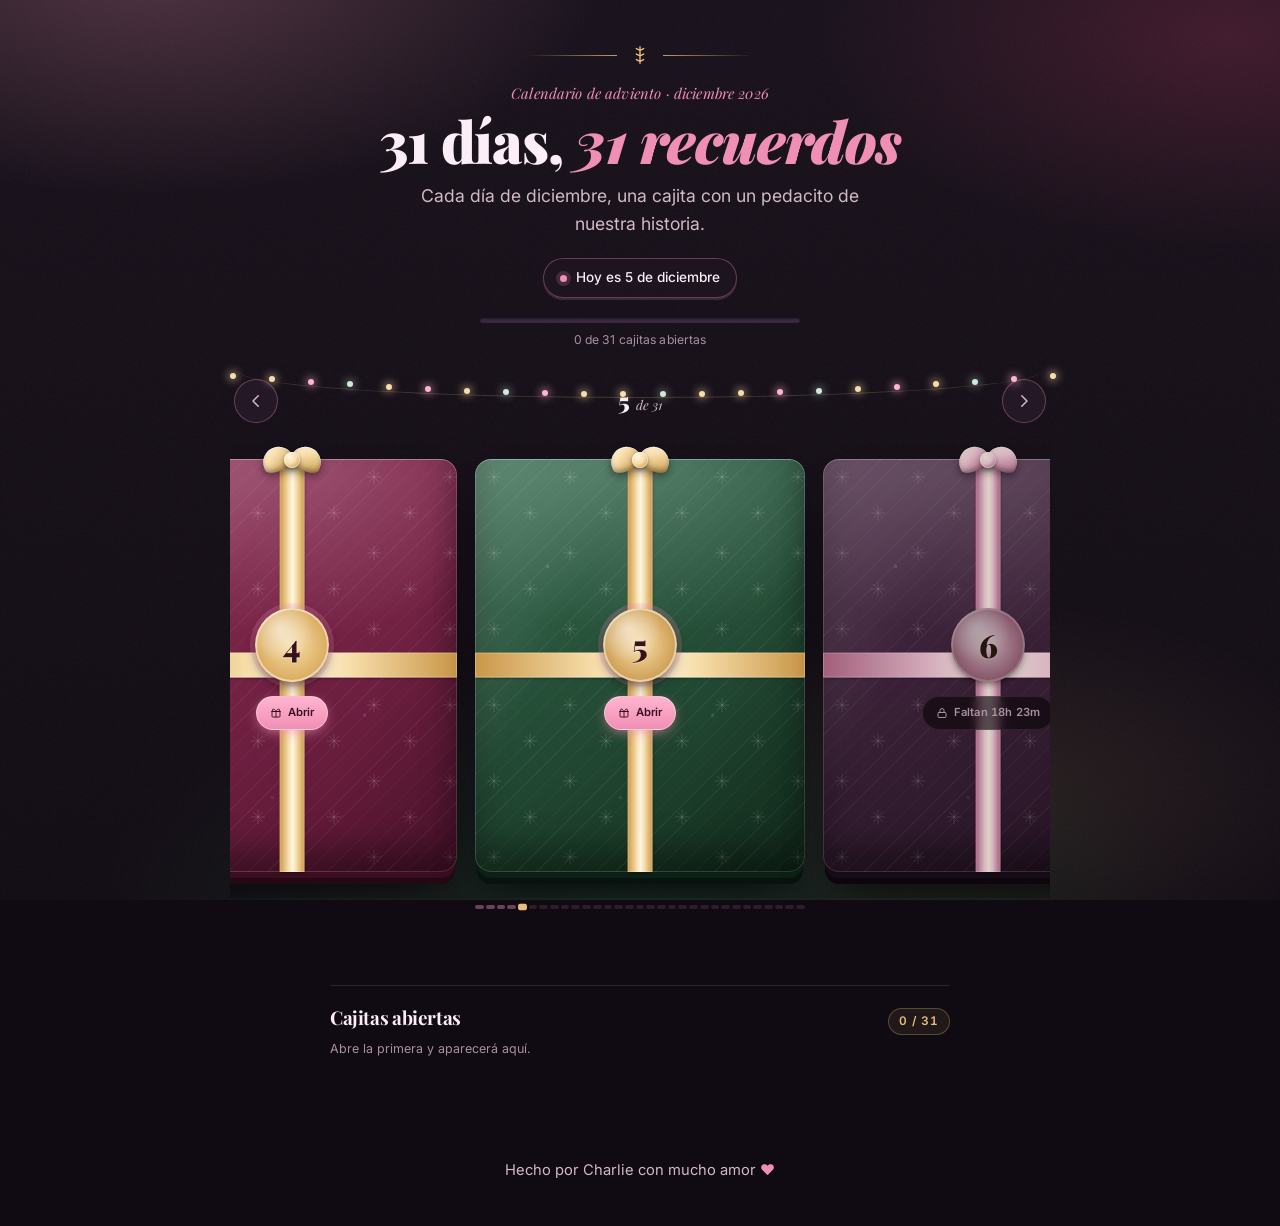
<file: index.html>
<!DOCTYPE html>
<html lang="es">
<head>
  <meta charset="UTF-8">
  <meta name="viewport" content="width=device-width, initial-scale=1.0, viewport-fit=cover">
  <meta name="theme-color" content="#100A12">
  <meta name="description" content="Calendario de adviento de 31 días con recuerdos: abre una cajita cada día de diciembre y descubre el objeto y la historia que hay detrás.">
  <title>31 días, 31 recuerdos — Calendario de Adviento</title>
  <link rel="preconnect" href="https://fonts.googleapis.com">
  <link rel="preconnect" href="https://fonts.gstatic.com" crossorigin>
  <link href="https://fonts.googleapis.com/css2?family=Inter:wght@300;400;500;600;700&family=Playfair+Display:ital,wght@0,700;0,900;1,400;1,700&display=swap" rel="stylesheet">
  <link rel="stylesheet" href="style.css?v=13">
</head>
<body>

  <div class="nieve" id="nieve" aria-hidden="true"></div>

  <main class="contenedor">
    <header class="header">
      <div class="adorno" aria-hidden="true">
        <span></span>
        <svg viewBox="0 0 24 24" fill="none" stroke="currentColor" stroke-width="1.5" stroke-linecap="round" stroke-linejoin="round">
          <path d="M12 3v18M12 7l4-2M12 7 8 5M12 13l4-2M12 13l-4-2M12 19l4-2M12 19l-4-2"></path>
        </svg>
        <span></span>
      </div>

      <p class="kicker">Calendario de adviento · diciembre 2026</p>
      <h1>31 días, <em>31 recuerdos</em></h1>
      <p class="subtitulo">Cada día de diciembre, una cajita con un pedacito de nuestra historia.</p>

      <div class="estado-fecha" id="estado-fecha" role="status" aria-live="polite">
        Preparando diciembre…
      </div>

      <div class="progreso-wrap">
        <div class="progreso" role="progressbar" aria-label="Cajitas abiertas" aria-valuemin="0" aria-valuemax="31" aria-valuenow="0" id="progreso">
          <span id="progreso-barra"></span>
        </div>
        <p class="progreso-texto" id="progreso-texto">0 de 31 cajitas abiertas</p>
      </div>
    </header>

    <section class="carrusel" aria-label="Cajitas del calendario" aria-roledescription="carrusel">
      <div class="luces" aria-hidden="true"></div>

      <div class="carrusel-barra">
        <button class="flecha" id="anterior" type="button" aria-label="Cajita anterior">
          <svg viewBox="0 0 24 24" fill="none" stroke="currentColor" stroke-width="2" stroke-linecap="round" stroke-linejoin="round" aria-hidden="true"><path d="M15 5l-7 7 7 7"></path></svg>
        </button>

        <p class="dia-indicador">
          <span class="dia-indicador-num" id="dia-actual">1</span>
          <span class="dia-indicador-txt">de 31</span>
        </p>

        <button class="flecha" id="siguiente" type="button" aria-label="Cajita siguiente">
          <svg viewBox="0 0 24 24" fill="none" stroke="currentColor" stroke-width="2" stroke-linecap="round" stroke-linejoin="round" aria-hidden="true"><path d="M9 5l7 7-7 7"></path></svg>
        </button>
      </div>

      <div class="riel" id="calendario" tabindex="0" aria-label="Desliza para recorrer los días"></div>

      <div class="pista" id="pista" aria-hidden="true"></div>
      <p class="pista-texto" id="pista-texto">Desliza para recorrer los 31 días</p>
    </section>

    <section class="abiertas" id="seccion-abiertas" aria-labelledby="titulo-abiertas">
      <div class="abiertas-cabecera">
        <h2 id="titulo-abiertas">Cajitas abiertas</h2>
        <span class="abiertas-cuenta" id="abiertas-cuenta">0 / 31</span>
      </div>
      <p class="abiertas-ayuda" id="abiertas-ayuda">Se irán guardando aquí, en orden, para volver a verlas cuando quieras.</p>
      <div class="abiertas-riel" id="abiertas"></div>
    </section>
  </main>

  <!-- Modal de recuerdo abierto -->
  <div class="modal-fondo" id="modal-fondo" role="dialog" aria-modal="true" aria-labelledby="titulo-modal">
    <div class="modal" id="modal">
      <span class="modal-agarre" aria-hidden="true"></span>
      <button class="cerrar-modal" id="cerrar-modal" type="button" aria-label="Cerrar recuerdo">
        <svg viewBox="0 0 24 24" fill="none" stroke="currentColor" stroke-width="2" stroke-linecap="round" aria-hidden="true"><path d="M6 6l12 12M18 6L6 18"></path></svg>
      </button>
      <div class="contenido-modal" id="contenido-modal">
        <!-- Se inyecta con JS -->
      </div>
    </div>
  </div>

  <footer class="footer">
    <p>Hecho por Charlie con mucho amor <span class="corazon">❤️</span></p>
  </footer>

  <script src="datos.js?v=12"></script>
  <script src="script.js?v=13"></script>
</body>
</html>
</file>
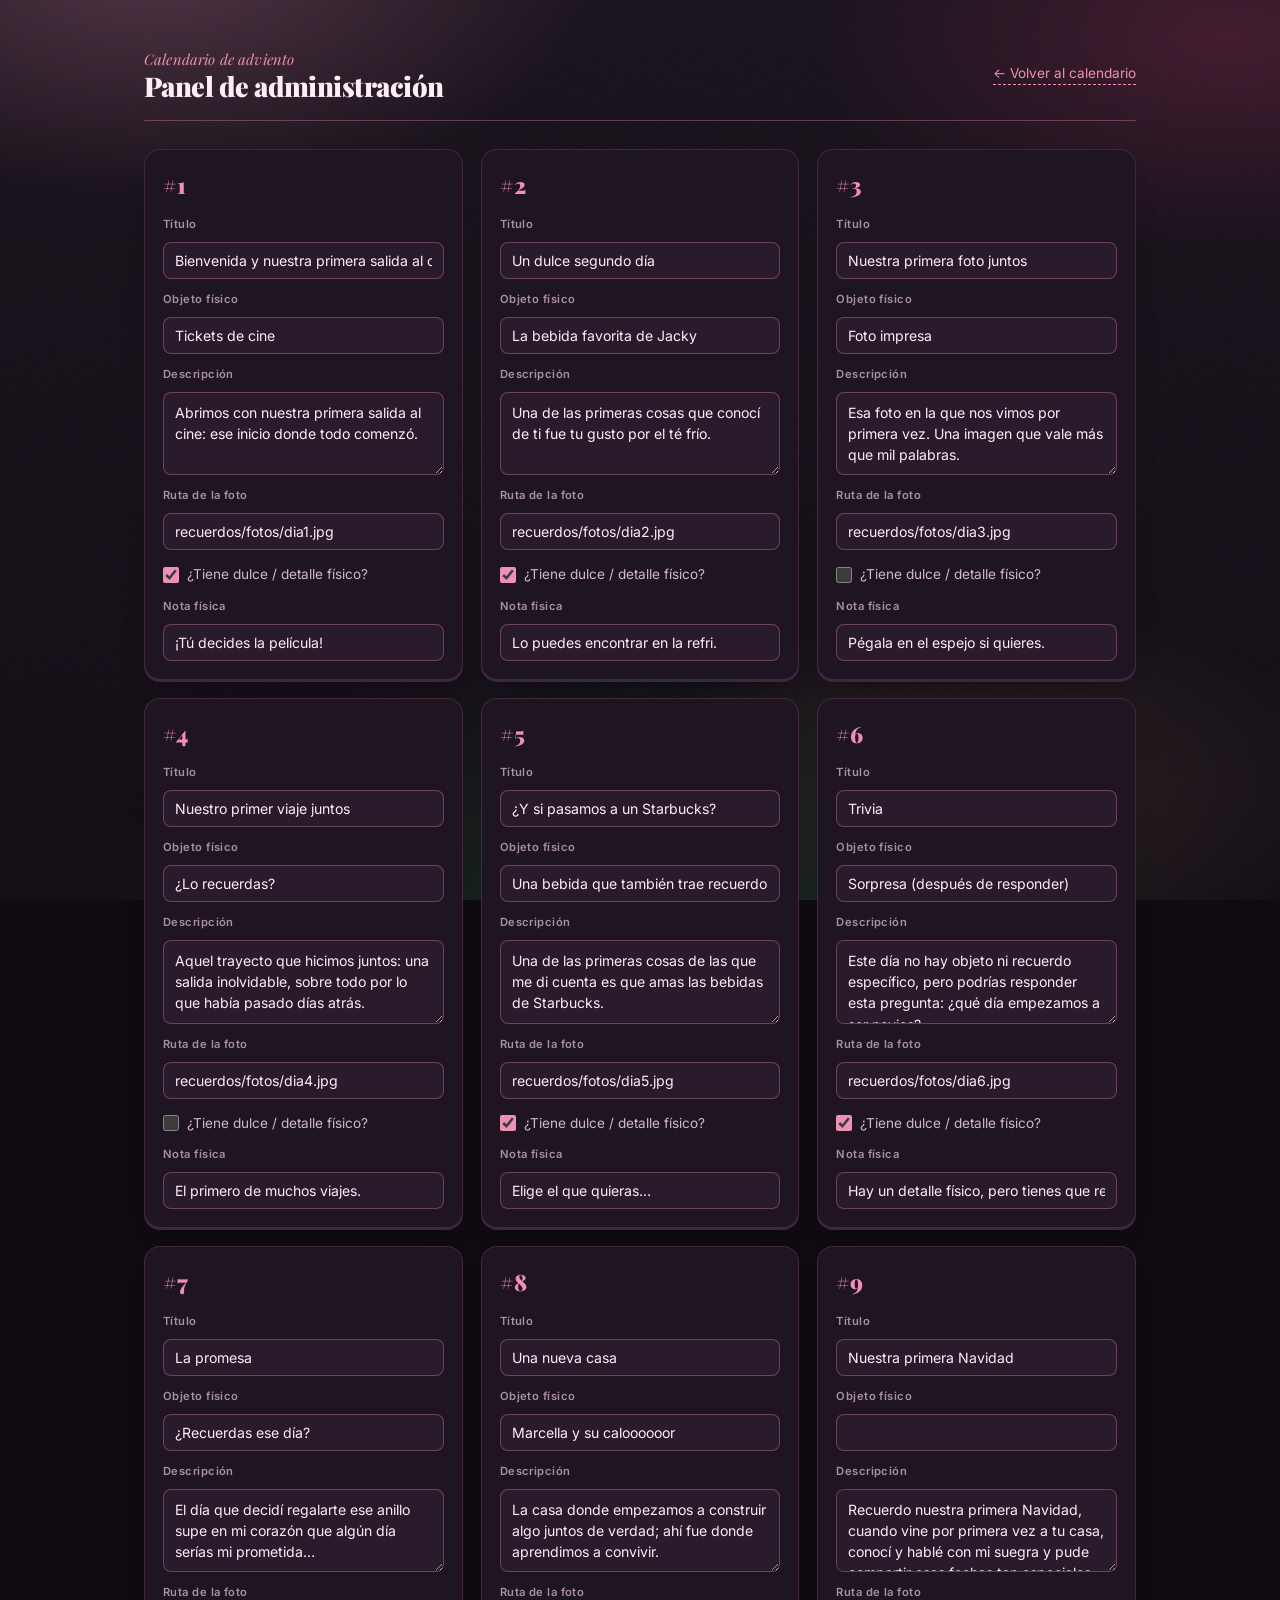
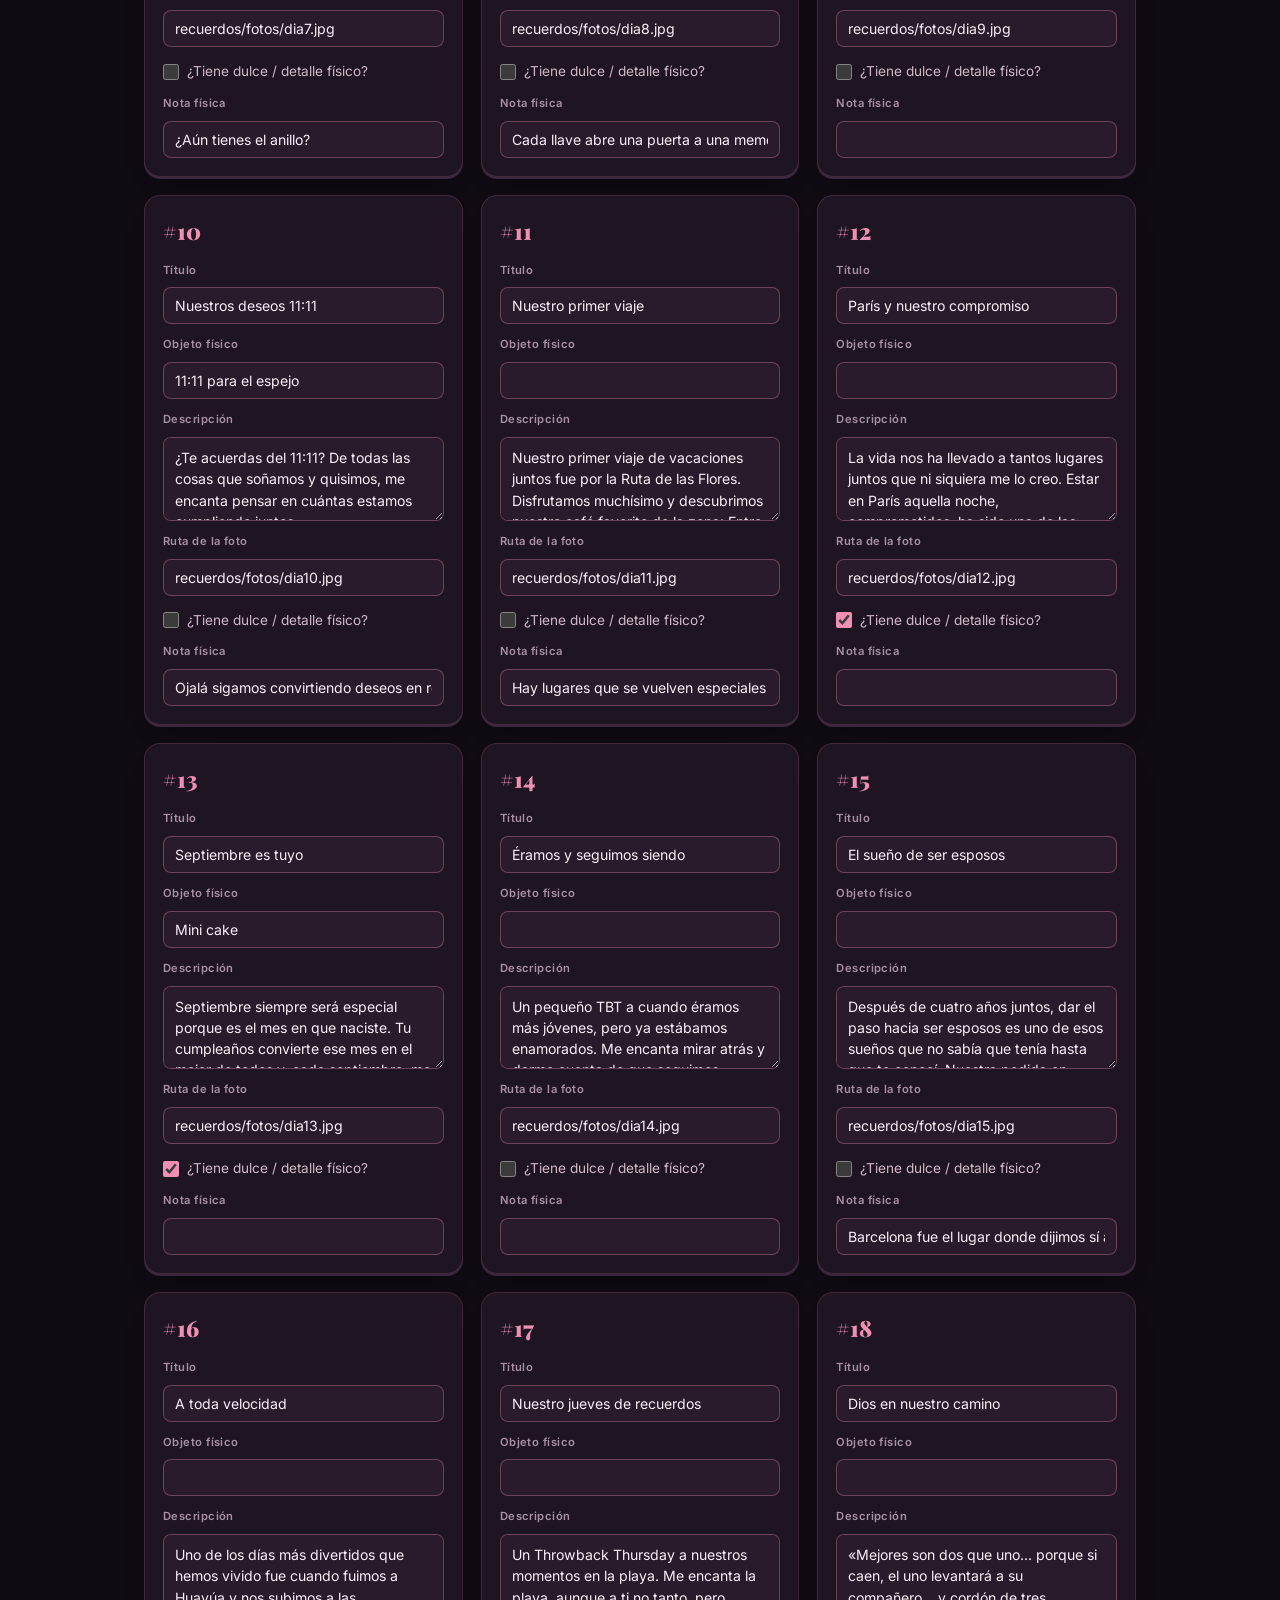
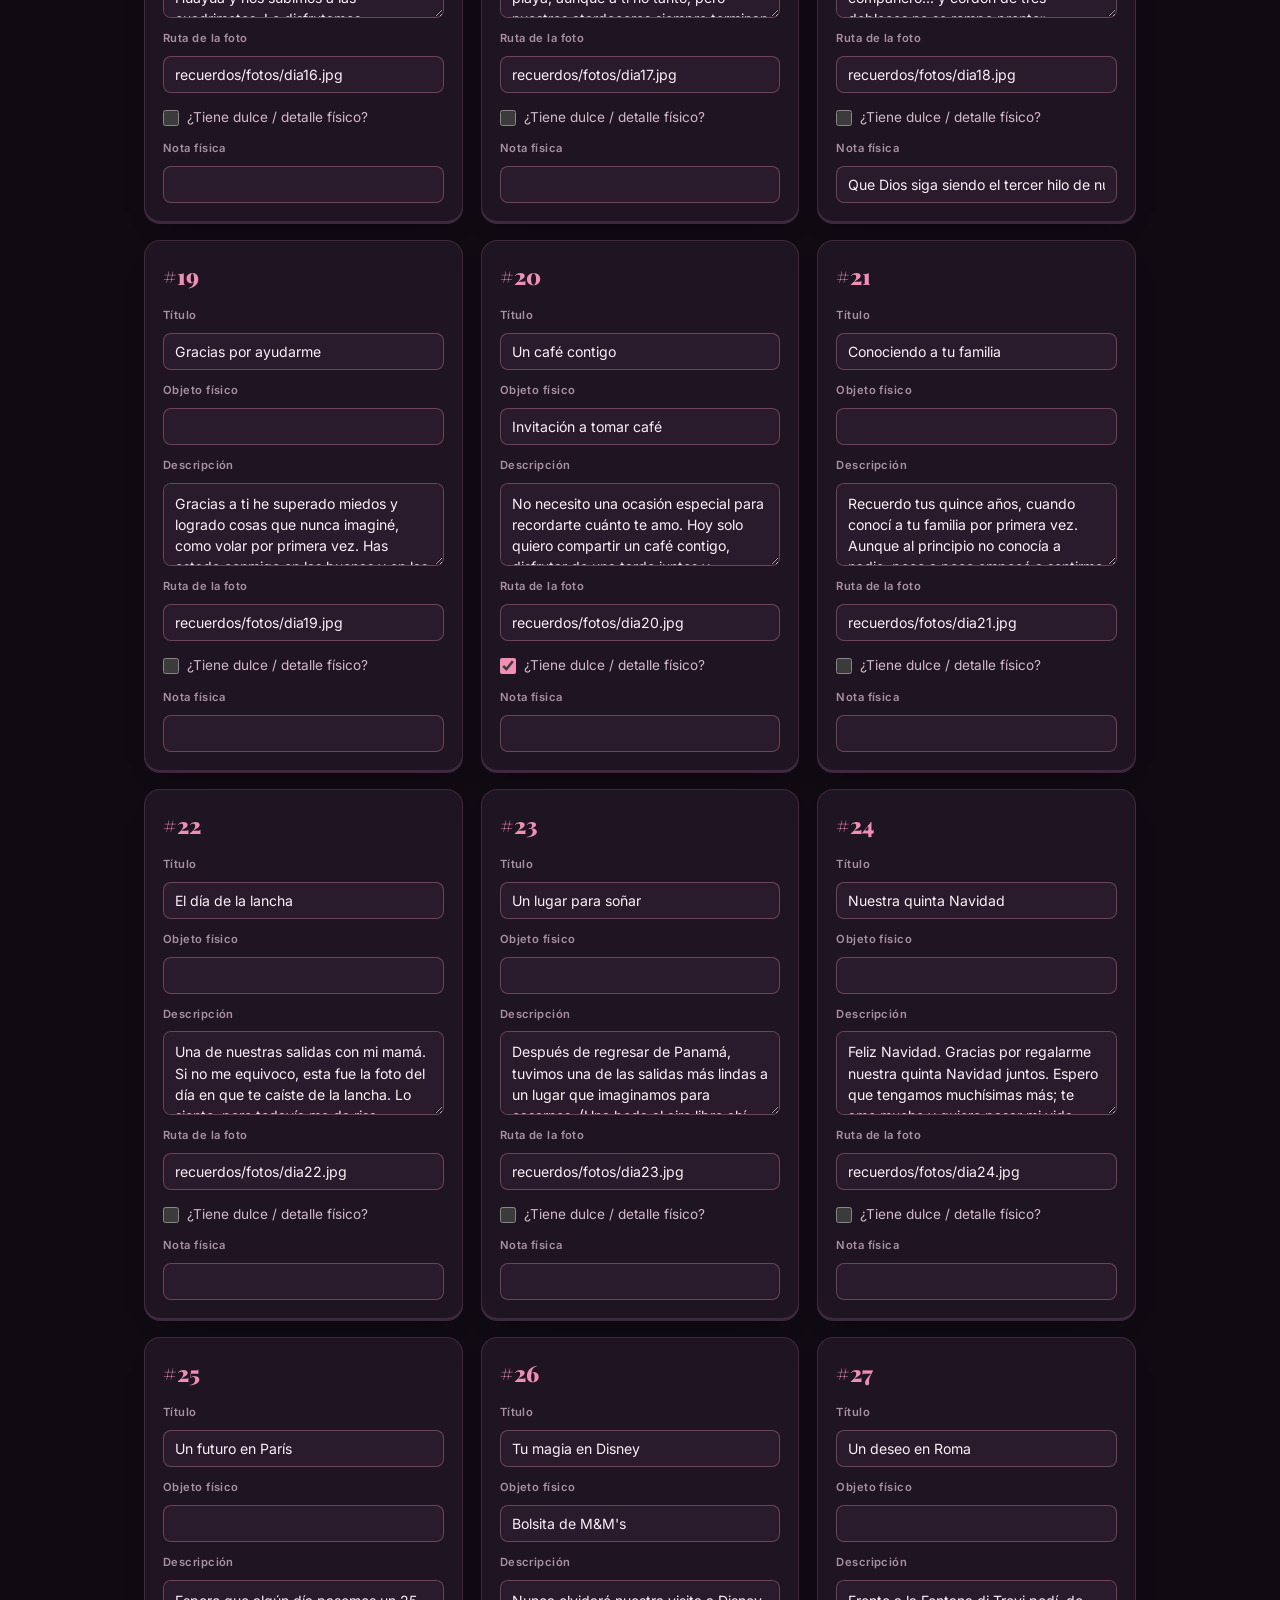
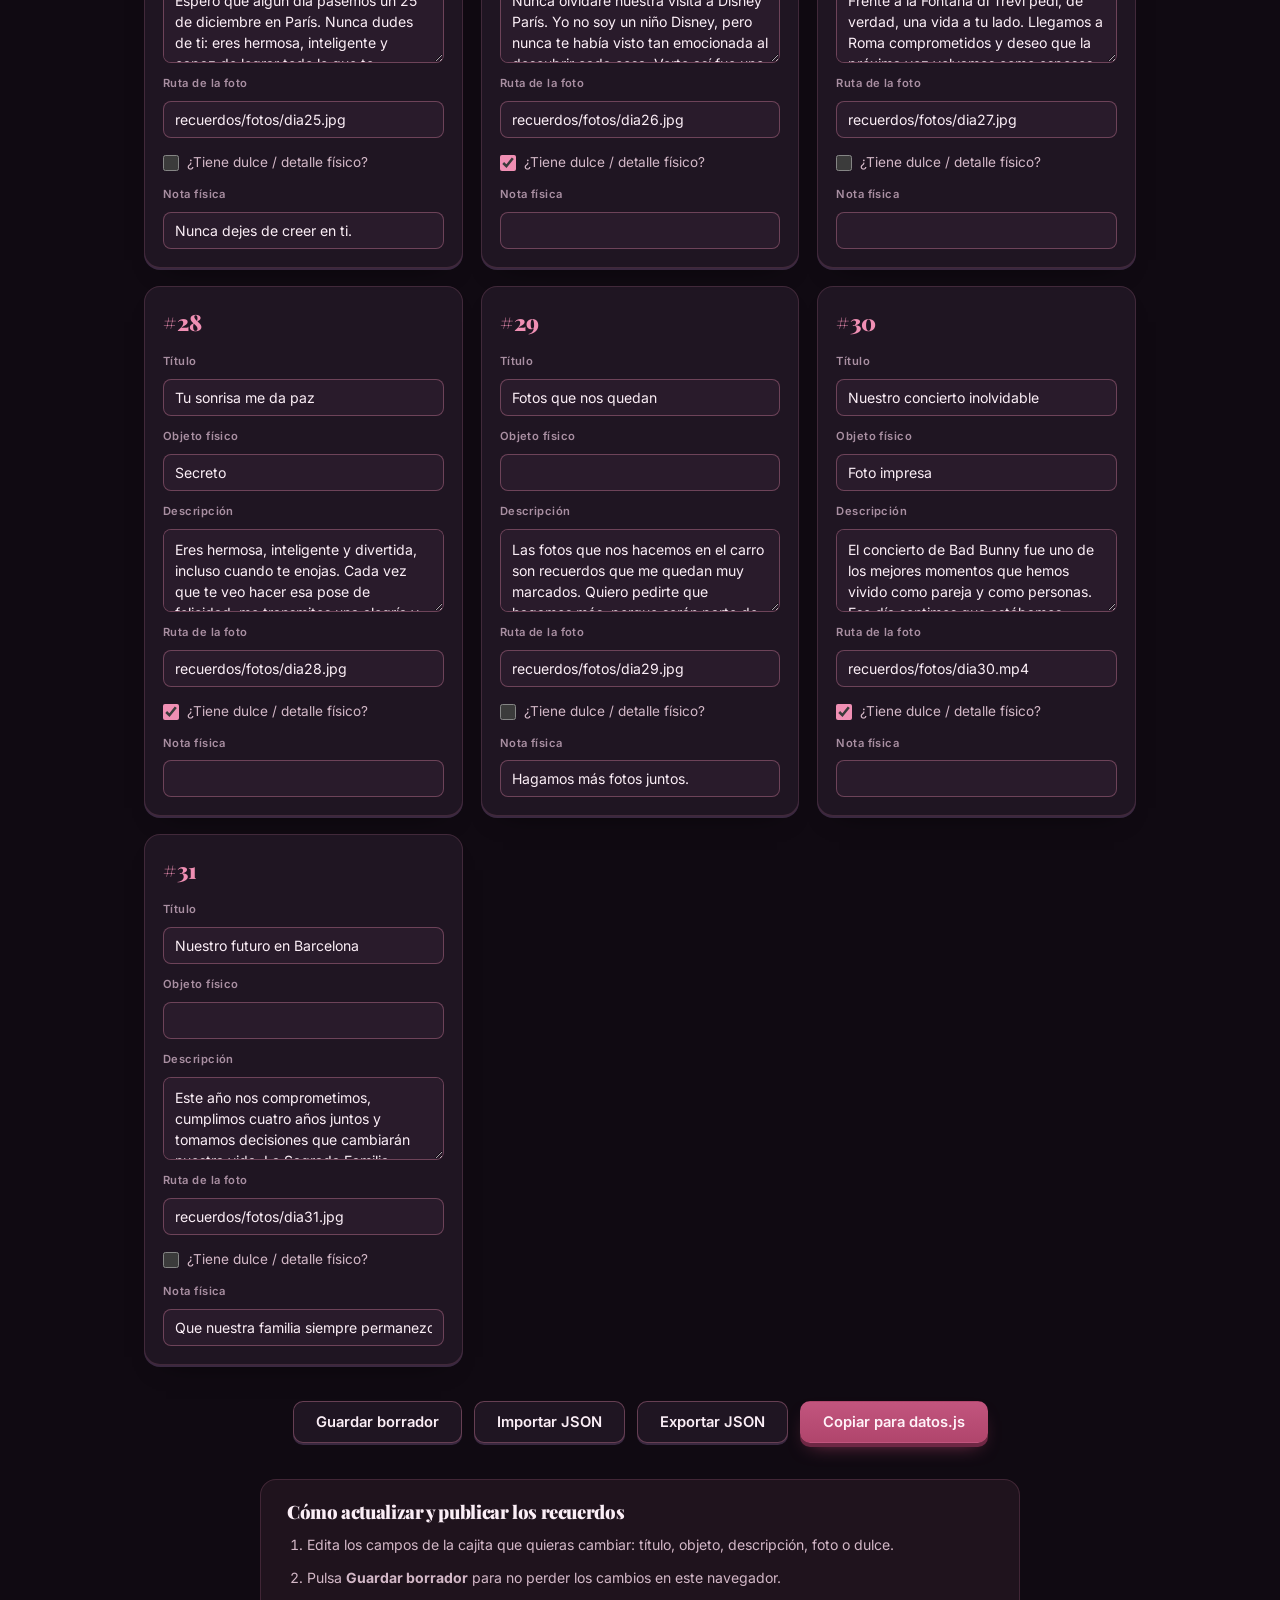
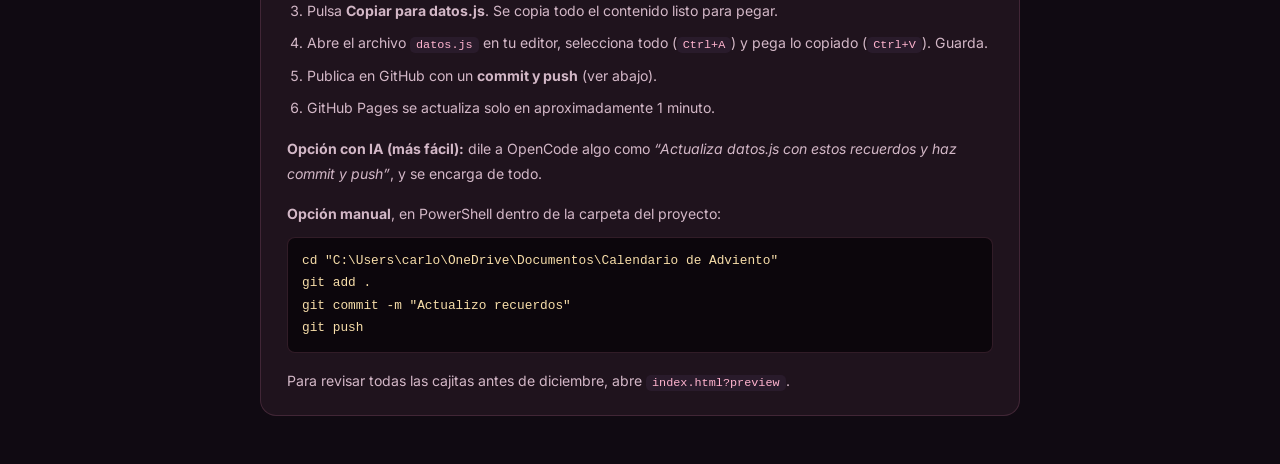
<file: admin.html>
<!DOCTYPE html>
<html lang="es">
<head>
  <meta charset="UTF-8">
  <meta name="viewport" content="width=device-width, initial-scale=1.0">
  <meta name="theme-color" content="#100A12">
  <meta name="description" content="Panel de administración del calendario de adviento: edita títulos, objetos, descripciones y fotos de los 31 recuerdos.">
  <title>Panel de administración — 31 días, 31 recuerdos</title>
  <link rel="preconnect" href="https://fonts.googleapis.com">
  <link rel="preconnect" href="https://fonts.gstatic.com" crossorigin>
  <link href="https://fonts.googleapis.com/css2?family=Inter:wght@300;400;500;600;700&family=Playfair+Display:ital,wght@0,700;0,900;1,400;1,700&display=swap" rel="stylesheet">
  <link rel="stylesheet" href="style.css?v=13">
</head>
<body>

  <main class="admin-contenedor">
    <header class="admin-header">
      <div>
        <p class="kicker">Calendario de adviento</p>
        <h1>Panel de administración</h1>
      </div>
      <a class="volver" href="index.html">← Volver al calendario</a>
    </header>

    <div id="mensaje-area"></div>

    <div class="admin-grid" id="admin-grid">
      <!-- Tarjetas generadas por JS -->
    </div>

    <div class="acciones-globales">
      <button class="btn btn-secundario" id="btn-guardar" type="button">Guardar borrador</button>
      <button class="btn btn-secundario" id="btn-importar" type="button">Importar JSON</button>
      <button class="btn btn-secundario" id="btn-exportar" type="button">Exportar JSON</button>
      <button class="btn btn-principal" id="btn-copiar" type="button">Copiar para datos.js</button>
      <input type="file" id="input-importar" accept=".json" hidden>
    </div>

    <section class="aviso-admin">
      <h2>Cómo actualizar y publicar los recuerdos</h2>
      <ol>
        <li>Edita los campos de la cajita que quieras cambiar: título, objeto, descripción, foto o dulce.</li>
        <li>Pulsa <strong>Guardar borrador</strong> para no perder los cambios en este navegador.</li>
        <li>Pulsa <strong>Copiar para datos.js</strong>. Se copia todo el contenido listo para pegar.</li>
        <li>Abre el archivo <code>datos.js</code> en tu editor, selecciona todo (<code>Ctrl+A</code>) y pega lo copiado (<code>Ctrl+V</code>). Guarda.</li>
        <li>Publica en GitHub con un <strong>commit y push</strong> (ver abajo).</li>
        <li>GitHub Pages se actualiza solo en aproximadamente 1 minuto.</li>
      </ol>

      <p style="margin-top:16px;"><strong>Opción con IA (más fácil):</strong> dile a OpenCode algo como <em>“Actualiza datos.js con estos recuerdos y haz commit y push”</em>, y se encarga de todo.</p>

      <p style="margin-top:16px;"><strong>Opción manual</strong>, en PowerShell dentro de la carpeta del proyecto:</p>
      <code class="bloque-cmd">cd "C:\Users\carlo\OneDrive\Documentos\Calendario de Adviento"
git add .
git commit -m "Actualizo recuerdos"
git push</code>

      <p style="margin-top:16px;">Para revisar todas las cajitas antes de diciembre, abre <code>index.html?preview</code>.</p>
    </section>
  </main>

  <script src="datos.js?v=12"></script>
  <script src="admin.js?v=12"></script>
</body>
</html>
</file>
<file: style.css>
/* ============================================================
   31 Días, 31 Recuerdos — Sistema visual
   Noche de diciembre: ciruela profundo, rosa (su color favorito),
   oro y un toque de pino. Cajitas-regalo con volumen 3D real.
   Diseño móvil primero: carrusel horizontal con snap.
   ============================================================ */

/* ===================== TOKENS ===================== */
:root {
  color-scheme: dark;

  /* Superficies: ciruela profundo */
  --bg:        #100A12;
  --bg-2:      #17101A;
  --surface:   #1F1522;
  --surface-2: #291B2B;
  --surco:     #3A2840;

  /* Tinta */
  --text:       #FBEEF6;
  --text-muted: #D3B8C7;
  --text-faint: #A98FA2;

  /* Acentos: rosa + oro + pino */
  --rose:        #F08FB4;
  --rose-2:      #FFB4CF;
  --rose-deep:   #B0456C;
  --berry:       #7A2547;
  --gold:        #E9BE7C;
  --gold-2:      #F7DDA9;
  --pine:        #4E8A6B;
  --pine-deep:   #163322;

  /* Bordes y sombras */
  --border:        rgba(240, 143, 180, 0.16);
  --border-fuerte: rgba(240, 143, 180, 0.34);
  --ring:          #FFB4CF;

  /* Cajita 3D (valores base; cada variante los redefine) */
  --tapa-a:    #8E2E55;
  --tapa-b:    #5C1734;
  --lado-1:    #3B0D21;
  --lado-2:    #240814;
  --lazo-a:    #F7DDA9;
  --lazo-b:    #C99749;
  --sello-a:   #F7DDA9;
  --sello-b:   #D7A556;

  /* Medidas */
  --r-sm: 10px;
  --r-md: 16px;
  --r-lg: 24px;
  --caja-w: min(72vw, 330px);
  --sombra: 0 24px 48px -20px rgba(0, 0, 0, 0.9);
}

/* ===================== BASE ===================== */
* { box-sizing: border-box; margin: 0; padding: 0; }

html { scroll-behavior: smooth; }

body {
  font-family: 'Inter', system-ui, -apple-system, sans-serif;
  background-color: var(--bg);
  color: var(--text);
  line-height: 1.6;
  min-height: 100vh;
  -webkit-font-smoothing: antialiased;
  overflow-x: hidden;
}

/* Atmósfera: halos rosados, un rescoldo de pino y oro */
body::before {
  content: '';
  position: fixed;
  inset: 0;
  z-index: -2;
  background:
    radial-gradient(52% 38% at 12% -4%, rgba(240, 143, 180, 0.26), transparent 68%),
    radial-gradient(46% 34% at 96% 4%, rgba(122, 37, 71, 0.42), transparent 70%),
    radial-gradient(60% 44% at 50% 104%, rgba(22, 51, 34, 0.65), transparent 72%),
    radial-gradient(40% 30% at 78% 88%, rgba(233, 190, 124, 0.10), transparent 70%),
    linear-gradient(180deg, var(--bg-2), var(--bg));
  pointer-events: none;
}

/* Grano de papel */
body::after {
  content: '';
  position: fixed;
  inset: 0;
  z-index: -1;
  pointer-events: none;
  opacity: 0.055;
  background-image: url("data:image/svg+xml,%3Csvg xmlns='http://www.w3.org/2000/svg' width='140' height='140'%3E%3Cfilter id='n'%3E%3CfeTurbulence type='fractalNoise' baseFrequency='0.82' numOctaves='2' stitchTiles='stitch'/%3E%3C/filter%3E%3Crect width='140' height='140' filter='url(%23n)'/%3E%3C/svg%3E");
}

/* Nieve */
.nieve {
  position: fixed;
  inset: 0;
  z-index: 0;
  pointer-events: none;
  overflow: hidden;
}
.nieve span {
  position: absolute;
  top: -12px;
  border-radius: 50%;
  background: radial-gradient(circle at 35% 35%, #fff, rgba(255, 220, 236, 0.3) 70%, transparent);
  animation: caer linear infinite;
  opacity: 0.7;
}
@keyframes caer {
  0%   { transform: translate3d(0, -10px, 0); }
  100% { transform: translate3d(var(--deriva, 20px), 105vh, 0); }
}

/* ===================== TIPOGRAFÍA ===================== */
h1, h2, h3, .titulo-modal {
  font-family: 'Playfair Display', Georgia, serif;
  font-weight: 900;
  letter-spacing: -0.02em;
  line-height: 1.05;
}

.kicker {
  font-family: 'Playfair Display', Georgia, serif;
  font-style: italic;
  font-weight: 400;
  color: var(--rose);
  font-size: 0.92rem;
  letter-spacing: 0.01em;
}

/* ===================== LAYOUT ===================== */
.contenedor {
  position: relative;
  z-index: 1;
  max-width: 1120px;
  margin: 0 auto;
  padding: 44px 20px 8px;
  padding-top: max(44px, calc(env(safe-area-inset-top) + 32px));
}

/* ===================== HEADER ===================== */
.header {
  position: relative;
  text-align: center;
  margin-bottom: 30px;
}

.adorno {
  display: flex;
  align-items: center;
  justify-content: center;
  gap: 12px;
  margin-bottom: 16px;
  color: var(--gold);
}
.adorno svg { width: 22px; height: 22px; flex: none; }
.adorno span {
  height: 1px;
  width: clamp(36px, 12vw, 90px);
  background: linear-gradient(90deg, transparent, rgba(233, 190, 124, 0.8));
}
.adorno span:last-child { background: linear-gradient(90deg, rgba(233, 190, 124, 0.8), transparent); }

.header h1 {
  font-size: clamp(2.1rem, 8.4vw, 3.6rem);
  color: var(--text);
  margin: 4px 0 12px;
  text-wrap: balance;
}
.header h1 em {
  font-style: italic;
  color: var(--rose);
}

.subtitulo {
  font-size: clamp(0.95rem, 3.6vw, 1.1rem);
  color: var(--text-muted);
  max-width: 40ch;
  margin: 0 auto 20px;
  text-wrap: pretty;
}

.estado-fecha {
  display: inline-flex;
  align-items: center;
  gap: 9px;
  padding: 8px 16px;
  border: 1px solid var(--border-fuerte);
  border-radius: 99px;
  background: rgba(31, 21, 34, 0.72);
  color: var(--text);
  font-size: 0.85rem;
  font-weight: 500;
  box-shadow: 0 2px 0 var(--surco);
  backdrop-filter: blur(6px);
}
.estado-fecha::before {
  content: '';
  width: 7px; height: 7px;
  flex: none;
  border-radius: 50%;
  background: var(--rose);
  box-shadow: 0 0 0 4px rgba(240, 143, 180, 0.18);
}

/* Progreso */
.progreso-wrap {
  max-width: 320px;
  margin: 20px auto 0;
}
.progreso {
  height: 5px;
  background: var(--surco);
  border-radius: 99px;
  overflow: hidden;
  box-shadow: inset 0 1px 2px rgba(0, 0, 0, 0.4);
}
#progreso-barra {
  display: block;
  height: 100%;
  width: 0%;
  border-radius: 99px;
  background: linear-gradient(90deg, var(--gold), var(--rose));
  transition: width 0.7s cubic-bezier(0.2, 0.7, 0.2, 1);
}
.progreso-texto {
  margin-top: 7px;
  font-size: 0.76rem;
  color: var(--text-faint);
  letter-spacing: 0.01em;
}

/* ===================== CARRUSEL ===================== */
.carrusel {
  position: relative;
  max-width: 820px;
  margin: 0 auto 44px;
}

/* Guirnalda de luces */
.luces {
  position: absolute;
  top: -8px;
  left: 0;
  right: 0;
  height: 30px;
  pointer-events: none;
}
.luces::before {
  content: '';
  position: absolute;
  left: 1%;
  right: 1%;
  top: 0;
  height: 26px;
  border-bottom: 1px solid rgba(233, 190, 124, 0.22);
  border-radius: 0 0 50% 50% / 0 0 100% 100%;
}
.luces span {
  position: absolute;
  width: 6px; height: 6px;
  border-radius: 50%;
  background: var(--gold-2);
  box-shadow: 0 0 8px 2px rgba(247, 221, 169, 0.55);
  animation: parpadeo 3.4s ease-in-out infinite;
}
.luces span:nth-child(3n)  { background: var(--rose-2); box-shadow: 0 0 9px 2px rgba(255, 180, 207, 0.55); }
.luces span:nth-child(4n)  { background: #CDEBD9; box-shadow: 0 0 9px 2px rgba(205, 235, 217, 0.4); }
@keyframes parpadeo {
  0%, 100% { opacity: 0.35; transform: scale(0.85); }
  50%      { opacity: 1;    transform: scale(1.15); }
}

.carrusel-barra {
  display: flex;
  align-items: center;
  justify-content: space-between;
  gap: 12px;
  margin: 14px auto 2px;
  padding: 0 4px;
}

.flecha {
  width: 44px; height: 44px;
  flex: none;
  display: grid;
  place-items: center;
  border: 1px solid var(--border-fuerte);
  border-radius: 50%;
  background: rgba(41, 27, 43, 0.8);
  color: var(--text-muted);
  cursor: pointer;
  -webkit-tap-highlight-color: transparent;
  transition: transform 0.2s ease, color 0.2s ease, border-color 0.2s ease, background 0.2s ease;
}
.flecha svg { width: 18px; height: 18px; }
.flecha:hover { color: var(--rose); border-color: var(--rose); background: var(--surface-2); }
.flecha:active { transform: scale(0.94); }
.flecha:focus-visible { outline: 3px solid var(--ring); outline-offset: 2px; }
.flecha[disabled] { opacity: 0.35; cursor: default; }

.dia-indicador {
  display: flex;
  align-items: baseline;
  gap: 6px;
  font-family: 'Playfair Display', Georgia, serif;
  color: var(--text-muted);
  font-size: 0.86rem;
  font-style: italic;
}
.dia-indicador-num {
  font-style: normal;
  font-weight: 900;
  font-size: 1.5rem;
  color: var(--text);
  line-height: 1;
}
.dia-indicador-txt { font-size: 0.82rem; }

/* Riel horizontal */
.riel {
  display: flex;
  align-items: stretch;
  gap: 18px;
  overflow-x: auto;
  overflow-y: hidden;
  scroll-snap-type: x mandatory;
  scroll-padding-inline: calc((100% - var(--caja-w)) / 2);
  padding: 34px calc((100% - var(--caja-w)) / 2) 26px;
  -webkit-overflow-scrolling: touch;
  scrollbar-width: none;
  overscroll-behavior-x: contain;
}
.riel::-webkit-scrollbar { display: none; }
.riel:focus-visible {
  outline: 2px dashed var(--border-fuerte);
  outline-offset: -2px;
  border-radius: var(--r-lg);
}

/* Pista de días */
.pista {
  display: flex;
  align-items: center;
  justify-content: center;
  gap: 2px;
  height: 14px;
  max-width: 330px;
  margin: 2px auto 0;
}
.pista span {
  flex: 1;
  height: 4px;
  border-radius: 2px;
  background: rgba(240, 143, 180, 0.14);
  transition: background 0.3s ease, transform 0.3s ease;
}
.pista span.vista { background: rgba(240, 143, 180, 0.42); }
.pista span.activa { background: var(--gold); transform: scaleY(1.6); }

.pista-texto {
  text-align: center;
  font-size: 0.74rem;
  color: var(--text-faint);
  margin-top: 8px;
  letter-spacing: 0.02em;
  transition: opacity 0.4s ease;
}
.pista-texto.oculto-suave { opacity: 0; }

/* ===================== CAJITA 3D ===================== */
.caja {
  position: relative;
  flex: 0 0 var(--caja-w);
  width: var(--caja-w);
  aspect-ratio: 4 / 5;
  scroll-snap-align: center;
  border: 0;
  padding: 0;
  background: transparent;
  font: inherit;
  color: inherit;
  cursor: pointer;
  perspective: 1100px;
  -webkit-tap-highlight-color: transparent;
}
.caja:focus-visible {
  outline: 3px solid var(--ring);
  outline-offset: 6px;
  border-radius: var(--r-lg);
}
.caja[aria-disabled="true"] { cursor: default; }

/* Variantes de papel de regalo */
.caja.v1 { --tapa-a:#8E2E55; --tapa-b:#571532; --lado-1:#3B0D21; --lado-2:#240814; --sello-a:#F7DDA9; --sello-b:#D7A556; }
.caja.v2 { --tapa-a:#356A4E; --tapa-b:#14301F; --lado-1:#0C2115; --lado-2:#07130C; --sello-a:#F7DDA9; --sello-b:#C99749; }
.caja.v3 { --tapa-a:#5B3355; --tapa-b:#2B1529; --lado-1:#1C0D1B; --lado-2:#11070F; --lazo-a:#FFD3E2; --lazo-b:#C26C90; --sello-a:#FFD3E2; --sello-b:#B85B80; }

/* Halo de la cajita */
.caja-luz {
  position: absolute;
  inset: -14% -10%;
  z-index: 0;
  border-radius: 50%;
  background: radial-gradient(closest-side, rgba(240, 143, 180, 0.32), transparent 72%);
  filter: blur(18px);
  opacity: 0;
  transition: opacity 0.6s ease;
  pointer-events: none;
}
.caja.disponible .caja-luz { opacity: 1; animation: respirar 4s ease-in-out infinite; }
.caja.abierta .caja-luz { opacity: 0.85; }
@keyframes respirar {
  0%, 100% { transform: scale(0.94); opacity: 0.55; }
  50%      { transform: scale(1.06); opacity: 1; }
}

.caja-cuerpo {
  position: absolute;
  inset: 0;
  z-index: 1;
  perspective: 1000px;
  transform-style: preserve-3d;
  transform: rotateX(var(--rx, 0deg)) rotateY(var(--ry, 0deg)) translateZ(0);
  transition: transform 0.5s cubic-bezier(0.2, 0.7, 0.2, 1);
}

/* Interior (se ve al abrir) */
.caja-interior {
  position: absolute;
  inset: 5px;
  display: flex;
  flex-direction: column;
  align-items: center;
  justify-content: center;
  gap: 6px;
  border-radius: var(--r-md);
  background:
    radial-gradient(120% 90% at 50% 8%, rgba(255, 255, 255, 0.14), transparent 58%),
    linear-gradient(165deg, #241225, #0D060D);
  box-shadow:
    inset 0 4px 12px rgba(0, 0, 0, 0.7),
    inset 0 -3px 12px rgba(0, 0, 0, 0.5);
  overflow: hidden;
  opacity: 0;
  visibility: hidden;
  transition: opacity 0.6s ease, visibility 0s linear 0.6s;
}
.caja-interior::before {
  content: '';
  position: absolute;
  inset: auto 0 0 0;
  height: 70%;
  background: radial-gradient(75% 100% at 50% 100%, rgba(240, 143, 180, 0.42), transparent 72%);
}
.caja.abierta .caja-interior {
  opacity: 1;
  visibility: visible;
  transition: opacity 0.6s ease;
}

.interior-sello {
  position: relative;
  z-index: 1;
  display: grid;
  place-items: center;
  width: 58px; height: 58px;
  margin-bottom: 2px;
  border-radius: 50%;
  border: 1px solid rgba(247, 221, 169, 0.55);
  background:
    radial-gradient(circle at 36% 30%, rgba(255, 255, 255, 0.32), transparent 48%),
    radial-gradient(circle at 50% 50%, #C2557E, #6E2744 78%);
  color: #FFF0F6;
  font-family: 'Playfair Display', Georgia, serif;
  font-weight: 900;
  font-size: 1.45rem;
  line-height: 1;
  box-shadow:
    0 8px 18px -8px rgba(0, 0, 0, 0.85),
    inset 0 0 0 3px rgba(255, 255, 255, 0.14);
  text-shadow: 0 1px 2px rgba(0, 0, 0, 0.35);
}

.brillo-interior {
  position: relative;
  z-index: 1;
  font-family: 'Playfair Display', Georgia, serif;
  font-style: italic;
  font-size: 1.02rem;
  color: var(--rose-2);
  text-shadow: 0 0 18px rgba(240, 143, 180, 0.6);
}
.interior-sub {
  position: relative;
  z-index: 1;
  font-size: 0.68rem;
  letter-spacing: 0.12em;
  text-transform: uppercase;
  color: rgba(251, 238, 246, 0.55);
}

/* Tapa: papel de regalo con volumen */
.caja-tapa {
  position: absolute;
  inset: 0;
  border-radius: var(--r-md);
  transform-origin: top center;
  transform-style: preserve-3d;
  transition: transform 0.68s cubic-bezier(0.3, 0.7, 0.3, 1), opacity 0.45s ease 0.12s;
  background:
    url("data:image/svg+xml,%3Csvg xmlns='http://www.w3.org/2000/svg' width='76' height='76' viewBox='0 0 76 76'%3E%3Cg stroke='%23ffffff' stroke-opacity='0.13' stroke-width='1' fill='none'%3E%3Cpath d='M19 11v14M12 18h14M14 13l10 10M24 13 14 23'/%3E%3Cpath d='M55 47v14M48 54h14M50 49l10 10M60 49 50 59'/%3E%3C/g%3E%3C/svg%3E") 0 0 / 76px 76px,
    radial-gradient(120% 70% at 50% 0%, rgba(255, 255, 255, 0.18), transparent 62%),
    linear-gradient(155deg, var(--tapa-a), var(--tapa-b));
  box-shadow:
    inset 0 0 0 1px rgba(255, 255, 255, 0.16),
    inset 0 1px 0 rgba(255, 255, 255, 0.22),
    inset 0 -22px 34px rgba(0, 0, 0, 0.38),
    0 8px 0 -2px var(--lado-1),
    0 14px 0 -2px var(--lado-2),
    0 26px 40px -18px rgba(0, 0, 0, 0.9);
  will-change: transform, opacity;
  overflow: visible;
}
/* Trama del papel */
.caja-tapa::before {
  content: '';
  position: absolute;
  inset: 0;
  border-radius: inherit;
  background:
    repeating-linear-gradient(135deg, transparent 0 13px, rgba(255, 255, 255, 0.05) 13px 14px),
    radial-gradient(circle at 22% 26%, rgba(255, 255, 255, 0.14) 0 1.5px, transparent 2px),
    radial-gradient(circle at 72% 62%, rgba(255, 255, 255, 0.1) 0 1.5px, transparent 2px),
    radial-gradient(circle at 44% 82%, rgba(255, 255, 255, 0.08) 0 1.5px, transparent 2px);
  pointer-events: none;
}
/* Brillo oblicuo */
.caja-tapa::after {
  content: '';
  position: absolute;
  inset: 0;
  border-radius: inherit;
  background: linear-gradient(115deg, rgba(255, 255, 255, 0.16) 0%, transparent 32%, transparent 68%, rgba(0, 0, 0, 0.18) 100%);
  pointer-events: none;
}

.caja.abierta .caja-tapa {
  transform: translateZ(80px) rotateX(-18deg) scale(1.05);
  opacity: 0;
  visibility: hidden;
  pointer-events: none;
  transition: transform 0.68s cubic-bezier(0.3, 0.7, 0.3, 1), opacity 0.4s ease 0.14s, visibility 0s linear 0.68s;
}

/* Listones */
.lazo {
  position: absolute;
  z-index: 1;
  background: linear-gradient(90deg, var(--lazo-b), var(--lazo-a) 36%, #FFF6E4 52%, var(--lazo-a) 68%, var(--lazo-b));
  box-shadow: 0 1px 3px rgba(0, 0, 0, 0.4), inset 0 0 0 1px rgba(255, 255, 255, 0.28);
  pointer-events: none;
}
.lazo-v { top: 0; bottom: 0; left: 50%; width: 25px; transform: translateX(-50%); }
.lazo-h { left: 0; right: 0; top: 50%; height: 25px; transform: translateY(-50%); }

/* Moño */
.caja-mono {
  position: absolute;
  top: -15px;
  left: 50%;
  z-index: 3;
  width: 60px;
  height: 28px;
  transform: translateX(-50%);
  pointer-events: none;
  filter: drop-shadow(0 3px 4px rgba(0, 0, 0, 0.45));
}
.caja-mono::before,
.caja-mono::after {
  content: '';
  position: absolute;
  top: 3px;
  width: 31px;
  height: 24px;
  border-radius: 55% 55% 42% 42% / 72% 72% 28% 28%;
  background: linear-gradient(150deg, #FFF6E4, var(--lazo-a) 38%, var(--lazo-b));
  box-shadow: inset 0 -3px 5px rgba(0, 0, 0, 0.32), inset 0 1px 0 rgba(255, 255, 255, 0.6);
}
.caja-mono::before { left: 0; transform: rotate(-20deg); }
.caja-mono::after  { right: 0; transform: rotate(20deg); }
.caja-mono i {
  position: absolute;
  top: 8px;
  left: 50%;
  width: 16px; height: 16px;
  border-radius: 50%;
  transform: translateX(-50%);
  background: radial-gradient(circle at 35% 30%, #FFF6E4, var(--lazo-a) 45%, var(--lazo-b) 85%);
  box-shadow: 0 2px 4px rgba(0, 0, 0, 0.4), inset 0 0 0 1px rgba(255, 255, 255, 0.5);
  z-index: 2;
}

/* Sello con el número + cuenta atrás */
.caja-etiqueta {
  position: absolute;
  inset: 0;
  z-index: 2;
  display: flex;
  flex-direction: column;
  align-items: center;
  justify-content: center;
  gap: 14px;
  padding: 26px 14px 18px;
  text-align: center;
  pointer-events: none;
}

.sello-dia {
  display: grid;
  place-items: center;
  width: 74px; height: 74px;
  border-radius: 50%;
  background:
    radial-gradient(circle at 34% 28%, rgba(255, 255, 255, 0.55), transparent 46%),
    radial-gradient(circle at 50% 50%, var(--sello-a), var(--sello-b) 78%);
  color: #34131F;
  font-family: 'Playfair Display', Georgia, serif;
  font-weight: 900;
  font-size: 2rem;
  line-height: 1;
  box-shadow:
    0 6px 12px -4px rgba(0, 0, 0, 0.7),
    inset 0 0 0 2px rgba(255, 255, 255, 0.45),
    inset 0 0 0 6px rgba(0, 0, 0, 0.08);
  text-shadow: 0 1px 0 rgba(255, 255, 255, 0.4);
}

.caja-estado {
  display: inline-flex;
  align-items: center;
  gap: 6px;
  max-width: 100%;
  padding: 7px 13px;
  border-radius: 99px;
  background: rgba(12, 6, 12, 0.5);
  border: 1px solid rgba(255, 255, 255, 0.16);
  color: rgba(251, 238, 246, 0.92);
  font-size: 0.7rem;
  font-weight: 600;
  letter-spacing: 0.015em;
  font-variant-numeric: tabular-nums;
  backdrop-filter: blur(5px);
  white-space: nowrap;
}
.caja-estado svg { width: 12px; height: 12px; flex: none; }

/* Estados de la cajita */
.caja.disponible .caja-estado {
  background: linear-gradient(180deg, var(--rose-2), var(--rose));
  border-color: rgba(255, 255, 255, 0.4);
  color: #3A0F20;
  box-shadow: 0 4px 14px -4px rgba(240, 143, 180, 0.9);
}
.caja.disponible .sello-dia {
  box-shadow:
    0 6px 14px -4px rgba(0, 0, 0, 0.7),
    inset 0 0 0 2px rgba(255, 255, 255, 0.5),
    0 0 0 5px rgba(240, 143, 180, 0.22);
}

.caja.bloqueada .caja-tapa {
  filter: saturate(0.92) brightness(0.86);
}
.caja.bloqueada .sello-dia {
  color: #3A1A12;
  filter: saturate(0.8) brightness(0.88);
  box-shadow:
    inset 0 0 0 2px rgba(255, 255, 255, 0.3),
    0 4px 10px -4px rgba(0, 0, 0, 0.8);
}
.caja.bloqueada .caja-estado {
  background: rgba(12, 6, 12, 0.62);
  border-color: rgba(255, 255, 255, 0.1);
  color: rgba(211, 184, 199, 0.9);
}

/* Movimiento de la cajita */
body:not(.sin-3d) .caja:hover .caja-cuerpo,
body:not(.sin-3d) .caja:focus-visible .caja-cuerpo {
  transform: rotateX(var(--rx, -4deg)) rotateY(var(--ry, 6deg)) translateZ(18px);
}
body:not(.sin-3d) .caja.abierta:hover .caja-cuerpo { transform: translateZ(6px); }

/* ===================== CAJITAS ABIERTAS ===================== */
.abiertas {
  position: relative;
  max-width: 620px;
  margin: 6px auto 34px;
  padding-top: 22px;
  border-top: 1px solid var(--border);
}
.abiertas-cabecera {
  display: flex;
  align-items: baseline;
  justify-content: space-between;
  gap: 12px;
  margin-bottom: 4px;
}
.abiertas-cabecera h2 {
  font-size: 1.18rem;
  color: var(--text);
  font-weight: 700;
}
.abiertas-cuenta {
  font-size: 0.74rem;
  font-weight: 600;
  letter-spacing: 0.08em;
  color: var(--gold);
  padding: 3px 10px;
  border-radius: 99px;
  border: 1px solid rgba(233, 190, 124, 0.3);
  background: rgba(233, 190, 124, 0.08);
  font-variant-numeric: tabular-nums;
}
.abiertas-ayuda {
  font-size: 0.78rem;
  color: var(--text-faint);
  margin-bottom: 14px;
  max-width: 42ch;
}
.abiertas-riel {
  display: flex;
  gap: 10px;
  overflow-x: auto;
  padding: 4px 2px 8px;
  scrollbar-width: none;
  -webkit-overflow-scrolling: touch;
}
.abiertas-riel::-webkit-scrollbar { display: none; }

.mini-caja {
  position: relative;
  flex: 0 0 58px;
  width: 58px;
  height: 58px;
  border: 1px solid rgba(255, 255, 255, 0.14);
  border-radius: 13px;
  cursor: pointer;
  font: inherit;
  display: grid;
  place-items: center;
  background:
    radial-gradient(110% 70% at 50% 0%, rgba(255, 255, 255, 0.2), transparent 60%),
    linear-gradient(155deg, var(--tapa-a), var(--tapa-b));
  box-shadow:
    inset 0 1px 0 rgba(255, 255, 255, 0.2),
    0 4px 0 -1px var(--lado-1),
    0 8px 14px -8px rgba(0, 0, 0, 0.9);
  color: #34131F;
  -webkit-tap-highlight-color: transparent;
  transition: transform 0.22s cubic-bezier(0.2, 0.7, 0.2, 1), box-shadow 0.22s ease;
}
.mini-caja::before {
  content: '';
  position: absolute;
  top: 0; bottom: 0;
  left: 50%;
  width: 9px;
  transform: translateX(-50%);
  background: linear-gradient(90deg, var(--lazo-b), var(--lazo-a) 45%, var(--lazo-b));
  opacity: 0.9;
}
.mini-caja span {
  position: relative;
  z-index: 1;
  display: grid;
  place-items: center;
  width: 30px; height: 30px;
  border-radius: 50%;
  background: radial-gradient(circle at 35% 30%, var(--sello-a), var(--sello-b) 80%);
  font-family: 'Playfair Display', Georgia, serif;
  font-weight: 900;
  font-size: 0.92rem;
  line-height: 1;
  box-shadow: inset 0 0 0 1px rgba(255, 255, 255, 0.4);
}
.mini-caja:hover { transform: translateY(-3px); }
.mini-caja:active { transform: translateY(0) scale(0.96); }
.mini-caja:focus-visible { outline: 3px solid var(--ring); outline-offset: 3px; }

.abiertas-vacio {
  font-size: 0.8rem;
  color: var(--text-faint);
  font-style: italic;
  font-family: 'Playfair Display', Georgia, serif;
}

/* ===================== MODAL ===================== */
.modal-fondo {
  display: none;
  position: fixed;
  inset: 0;
  z-index: 100;
  padding: 28px 18px;
  background: rgba(9, 5, 10, 0.76);
  backdrop-filter: blur(7px);
  justify-content: center;
  align-items: center;
}
.modal-fondo.activo { display: flex; }

.modal {
  position: relative;
  width: 100%;
  max-width: 660px;
  max-height: 90vh;
  overflow-y: auto;
  overscroll-behavior: contain;
  padding: 38px 32px 34px;
  border-radius: var(--r-lg);
  background:
    radial-gradient(120% 80% at 50% 0%, rgba(240, 143, 180, 0.14), transparent 60%),
    var(--surface);
  border: 1px solid var(--border-fuerte);
  box-shadow: var(--sombra), inset 0 1px 0 rgba(255, 255, 255, 0.08);
  animation: aparecerModal 0.5s cubic-bezier(0.2, 0.7, 0.2, 1);
}
@keyframes aparecerModal {
  from { opacity: 0; transform: translateY(26px) rotateX(7deg) scale(0.97); }
  to   { opacity: 1; transform: translateY(0) rotateX(0) scale(1); }
}

.modal-agarre { display: none; }

.cerrar-modal {
  position: absolute;
  top: 12px;
  right: 12px;
  width: 40px; height: 40px;
  display: grid;
  place-items: center;
  border: 1px solid var(--border);
  border-radius: 50%;
  background: var(--surface-2);
  color: var(--text-muted);
  cursor: pointer;
  z-index: 2;
  transition: transform 0.2s ease, color 0.2s ease, border-color 0.2s ease;
}
.cerrar-modal svg { width: 18px; height: 18px; }
.cerrar-modal:hover { transform: rotate(90deg); color: var(--rose); border-color: var(--rose); }
.cerrar-modal:focus-visible { outline: 3px solid var(--ring); outline-offset: 2px; }

.contenido-modal {
  display: grid;
  grid-template-columns: 1fr;
  gap: 24px;
}

.dia-badge {
  display: inline-flex;
  align-items: center;
  gap: 8px;
  align-self: flex-start;
  padding: 5px 14px;
  border-radius: 99px;
  background: rgba(240, 143, 180, 0.12);
  color: var(--rose);
  border: 1px solid var(--border-fuerte);
  font-family: 'Playfair Display', Georgia, serif;
  font-style: italic;
  font-size: 0.84rem;
}

.titulo-modal {
  font-size: clamp(1.4rem, 5.4vw, 2rem);
  color: var(--text);
  margin-top: 12px;
  text-wrap: balance;
}

.objeto-modal {
  font-weight: 600;
  font-size: 0.88rem;
  color: var(--gold);
}

.descripcion-modal {
  font-size: 1rem;
  color: var(--text-muted);
  line-height: 1.75;
}

.dulce-badge {
  display: inline-flex;
  align-items: center;
  gap: 8px;
  align-self: flex-start;
  padding: 6px 14px;
  border-radius: 99px;
  background: rgba(233, 190, 124, 0.1);
  color: var(--gold);
  border: 1px solid rgba(233, 190, 124, 0.3);
  font-size: 0.78rem;
  font-weight: 600;
}

.nota-fisica-modal {
  font-size: 0.86rem;
  color: var(--text-faint);
  font-style: italic;
  padding-top: 14px;
  border-top: 1px dashed var(--border-fuerte);
}

/* Marco de foto */
.marco-foto {
  position: relative;
  border-radius: var(--r-md);
  padding: 8px;
  background: var(--surface-2);
  border: 1px solid var(--border);
  box-shadow: 0 12px 26px -14px rgba(0, 0, 0, 0.8);
  transform: rotate(-1deg);
  transition: transform 0.4s ease;
}
.marco-foto:hover { transform: rotate(0deg) translateY(-2px); }
.imagen-recuerdo {
  display: block;
  width: 100%;
  height: 300px;
  object-fit: cover;
  border-radius: calc(var(--r-md) - 4px);
  background: #0C060C;
}
.placeholder-imagen {
  display: none;
  width: 100%;
  height: 300px;
  border-radius: calc(var(--r-md) - 4px);
  background: repeating-linear-gradient(45deg, var(--surface), var(--surface) 10px, var(--surface-2) 10px, var(--surface-2) 20px);
  align-items: center;
  justify-content: center;
  text-align: center;
  padding: 20px;
  color: var(--text-faint);
  font-family: 'Playfair Display', Georgia, serif;
  font-style: italic;
}

/* Sello de cera decorativo */
.sello-cera {
  position: absolute;
  top: -14px;
  left: 20px;
  width: 44px; height: 44px;
  border-radius: 50%;
  display: grid;
  place-items: center;
  background: radial-gradient(circle at 35% 30%, var(--rose-2), #C2557E 55%, #6E2744);
  color: #fff0f6;
  font-family: 'Playfair Display', Georgia, serif;
  font-size: 1rem;
  box-shadow: 0 4px 8px -2px rgba(0, 0, 0, 0.5), inset 0 0 0 2px rgba(255, 255, 255, 0.22);
  transform: rotate(-8deg);
  z-index: 1;
}

@media (min-width: 660px) {
  .contenido-modal { grid-template-columns: 1.02fr 1fr; align-items: start; }
  .texto-modal { display: flex; flex-direction: column; gap: 12px; }
}

/* ===================== BOTONES ===================== */
.btn {
  display: inline-flex;
  align-items: center;
  justify-content: center;
  gap: 8px;
  padding: 11px 22px;
  font-family: 'Inter', sans-serif;
  font-size: 0.92rem;
  font-weight: 600;
  border: 1px solid transparent;
  border-radius: 10px;
  cursor: pointer;
  transition: transform 0.2s ease, box-shadow 0.2s ease, background 0.2s ease, color 0.2s ease;
}
.btn:focus-visible { outline: 3px solid var(--ring); outline-offset: 2px; }

.btn-principal {
  background: linear-gradient(180deg, #C2557E, var(--rose-deep));
  color: #fff2f8;
  box-shadow: 0 4px 0 #6E2744, 0 10px 20px -10px rgba(176, 69, 108, 0.85);
}
.btn-principal:hover { transform: translateY(-2px); box-shadow: 0 6px 0 #6E2744, 0 14px 24px -10px rgba(176, 69, 108, 0.85); }
.btn-principal:active { transform: translateY(1px); box-shadow: 0 2px 0 #6E2744; }

.btn-secundario {
  background: var(--surface);
  color: var(--text);
  border-color: var(--border-fuerte);
  box-shadow: 0 2px 0 var(--surco);
}
.btn-secundario:hover { transform: translateY(-2px); border-color: var(--rose); color: var(--rose); }
.btn-secundario:active { transform: translateY(1px); box-shadow: none; }

/* ===================== ADMIN ===================== */
.admin-contenedor {
  position: relative;
  z-index: 1;
  max-width: 1040px;
  margin: 0 auto;
  padding: 48px 24px;
}

.admin-header {
  display: flex;
  justify-content: space-between;
  align-items: center;
  gap: 16px;
  flex-wrap: wrap;
  margin-bottom: 28px;
  padding-bottom: 20px;
  border-bottom: 1px solid var(--border-fuerte);
}
.admin-header h1 { font-size: 1.7rem; color: var(--text); }
.admin-header .volver {
  font-size: 0.85rem;
  color: var(--rose);
  text-decoration: none;
  border-bottom: 1px dashed var(--rose);
}
.admin-header .volver:hover { color: var(--rose-2); }

.admin-grid {
  display: grid;
  grid-template-columns: repeat(auto-fill, minmax(290px, 1fr));
  gap: 18px;
}

.tarjeta-admin {
  background: var(--surface);
  border: 1px solid var(--border);
  border-radius: var(--r-md);
  padding: 18px;
  display: flex;
  flex-direction: column;
  gap: 8px;
  box-shadow: 0 2px 0 var(--surco), 0 14px 28px -22px rgba(0, 0, 0, 0.9);
}

.numero-admin {
  font-family: 'Playfair Display', Georgia, serif;
  font-weight: 900;
  font-size: 1.4rem;
  color: var(--rose);
}

.label-edit {
  font-size: 0.7rem;
  font-weight: 600;
  color: var(--text-faint);
  letter-spacing: 0.04em;
  margin-top: 4px;
}

.input-edit {
  width: 100%;
  padding: 9px 11px;
  font-family: 'Inter', sans-serif;
  font-size: 0.88rem;
  color: var(--text);
  background: var(--surface-2);
  border: 1px solid var(--border-fuerte);
  border-radius: 8px;
  transition: border-color 0.2s ease, box-shadow 0.2s ease;
}
textarea.input-edit {
  resize: vertical;
  min-height: 76px;
  line-height: 1.5;
}
.input-edit:focus {
  outline: none;
  border-color: var(--rose);
  box-shadow: 0 0 0 3px rgba(240, 143, 180, 0.18);
}

.checkbox-wrap {
  display: flex;
  align-items: center;
  gap: 8px;
  font-size: 0.85rem;
  color: var(--text-muted);
  margin-top: 6px;
}
.checkbox-wrap input { width: 16px; height: 16px; accent-color: var(--rose); }

.acciones-admin { display: none; }

.acciones-globales {
  display: flex;
  gap: 12px;
  justify-content: center;
  flex-wrap: wrap;
  margin-top: 36px;
}

.aviso-admin {
  max-width: 760px;
  margin: 36px auto 0;
  padding: 22px 26px;
  border-radius: var(--r-md);
  background: rgba(240, 143, 180, 0.07);
  border: 1px solid var(--border);
  color: var(--text-muted);
  font-size: 0.88rem;
  line-height: 1.75;
}
.aviso-admin h2 {
  font-size: 1.15rem;
  color: var(--text);
  margin-bottom: 12px;
}
.aviso-admin ol { padding-left: 20px; display: flex; flex-direction: column; gap: 8px; }
.aviso-admin code {
  background: var(--surface-2);
  padding: 1px 6px;
  border-radius: 5px;
  font-size: 0.84em;
  color: var(--rose-2);
}
.aviso-admin .bloque-cmd {
  display: block;
  margin-top: 10px;
  padding: 12px 14px;
  background: #0C060C;
  border: 1px solid var(--border);
  border-radius: 8px;
  color: var(--gold-2);
  font-size: 0.8rem;
  white-space: pre-wrap;
  overflow-x: auto;
}

/* ===================== FOOTER ===================== */
.footer {
  position: relative;
  z-index: 1;
  text-align: center;
  padding: 32px 24px 44px;
  padding-bottom: max(44px, calc(env(safe-area-inset-bottom) + 32px));
  color: var(--text-muted);
  font-size: 0.92rem;
}
.footer .corazon { color: var(--rose); }

/* ===================== UTILIDADES ===================== */
.oculto { display: none !important; }

.sr-only {
  position: absolute !important;
  width: 1px; height: 1px;
  padding: 0; margin: -1px;
  overflow: hidden;
  clip: rect(0, 0, 0, 0);
  white-space: nowrap;
  border: 0;
}

/* ===================== MÓVIL ===================== */
@media (max-width: 640px) {
  .contenedor {
    padding-left: 16px;
    padding-right: 16px;
    padding-top: max(26px, calc(env(safe-area-inset-top) + 18px));
  }

  .header { margin-bottom: 18px; }
  .adorno { margin-bottom: 10px; gap: 9px; }
  .adorno svg { width: 19px; height: 19px; }
  .header h1 { font-size: clamp(1.95rem, 8.6vw, 2.5rem); margin: 2px 0 8px; }
  .subtitulo { font-size: 0.92rem; margin-bottom: 13px; max-width: 32ch; }
  .estado-fecha { font-size: 0.76rem; padding: 6px 12px; gap: 7px; }
  .progreso-wrap { margin-top: 14px; max-width: 280px; }
  .progreso-texto { margin-top: 6px; font-size: 0.72rem; }

  .carrusel { margin-bottom: 32px; }
  .carrusel-barra { margin: 10px auto 0; }
  .dia-indicador-num { font-size: 1.35rem; }
  .luces { left: -16px; right: -16px; }

  .riel {
    gap: 14px;
    padding-top: 28px;
    padding-bottom: 20px;
  }
  .caja { --caja-w: min(72vw, 310px); }

  .sello-dia { width: 66px; height: 66px; font-size: 1.75rem; }
  .caja-etiqueta { gap: 12px; }
  .caja-estado { font-size: 0.66rem; padding: 6px 11px; }

  .abiertas-riel { gap: 9px; }
  .mini-caja { flex-basis: 54px; width: 54px; height: 54px; }

  /* Recuerdo a pantalla completa para ver la foto sin recortes */
  .modal-fondo {
    padding: 0;
    align-items: stretch;
    justify-content: stretch;
  }
  .modal {
    width: 100%;
    height: 100%;
    min-height: 100%;
    max-height: none;
    padding: max(54px, calc(env(safe-area-inset-top) + 48px)) 18px calc(24px + env(safe-area-inset-bottom));
    border: 0;
    border-radius: 0;
    animation: aparecerModal 0.35s ease-out;
  }
  .modal-agarre {
    display: block;
    position: absolute;
    top: max(8px, calc(env(safe-area-inset-top) + 4px));
    left: 50%;
    transform: translateX(-50%);
    width: 42px; height: 4px;
    border-radius: 99px;
    background: rgba(240, 143, 180, 0.28);
  }
  .cerrar-modal {
    top: max(16px, calc(env(safe-area-inset-top) + 10px));
    right: max(14px, env(safe-area-inset-right));
    width: 42px;
    height: 42px;
  }
  .contenido-modal { gap: 18px; }
  .imagen-recuerdo {
    width: 100%;
    height: auto;
    max-height: min(52dvh, 480px);
    object-fit: contain;
    transform: none;
  }
  .placeholder-imagen { height: 220px; }
  .sello-cera { top: -10px; left: 14px; width: 40px; height: 40px; }
  .descripcion-modal { font-size: 0.97rem; }
}

@media (max-width: 360px) {
  .caja { --caja-w: 76vw; }
  .header h1 { font-size: 1.95rem; }
}

/* ===================== MOVIMIENTO REDUCIDO ===================== */
@media (prefers-reduced-motion: reduce) {
  *, *::before, *::after {
    animation-duration: 0.001ms !important;
    animation-iteration-count: 1 !important;
    transition-duration: 0.001ms !important;
    scroll-behavior: auto !important;
  }
  .nieve { display: none; }
  .caja:hover .caja-cuerpo { transform: none; }
  .caja-luz { animation: none !important; }
}
</file>
